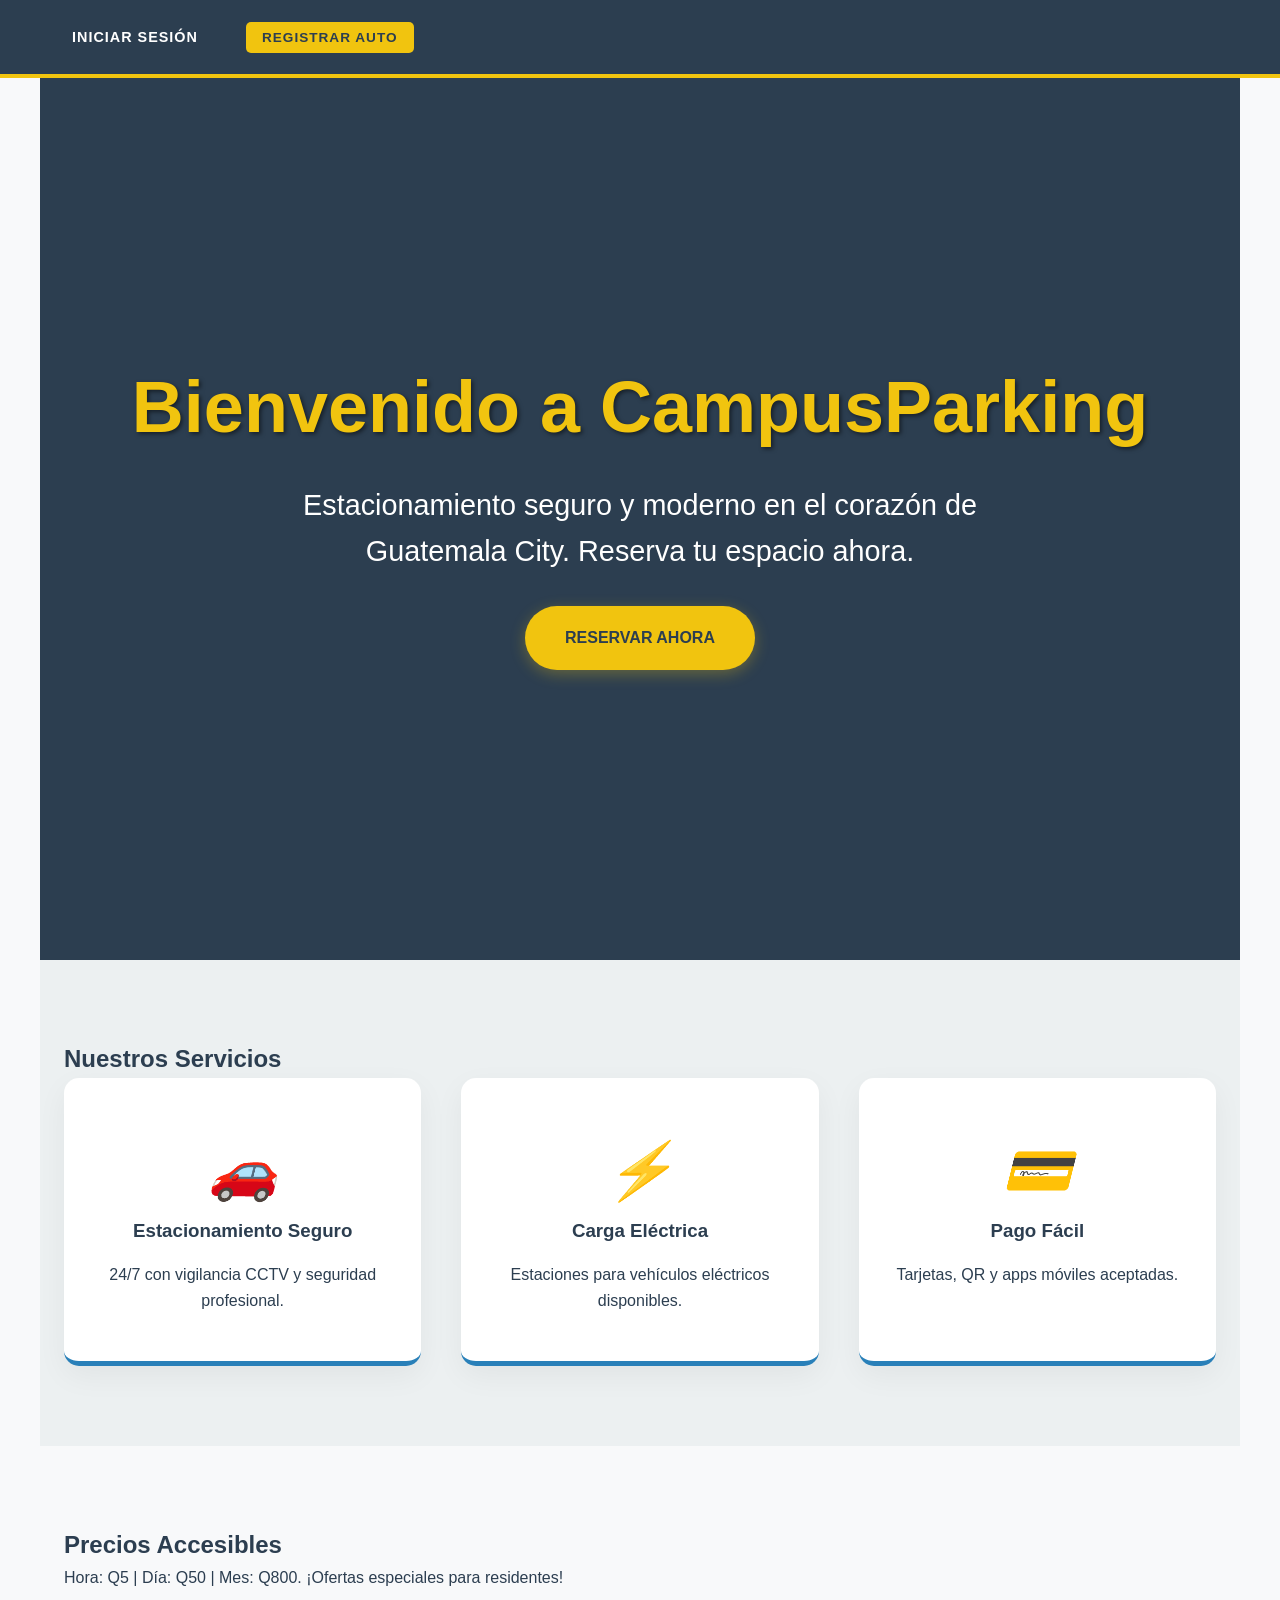
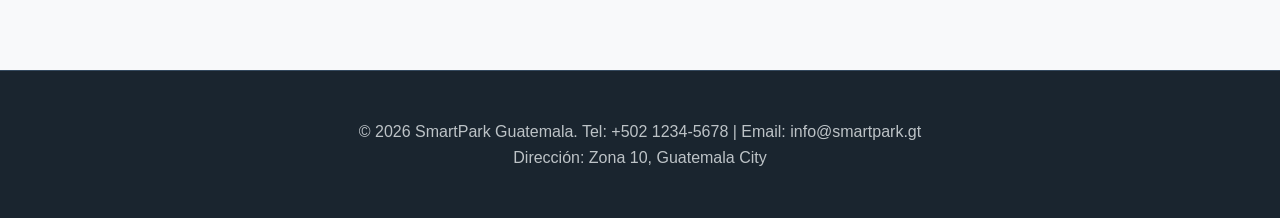
<file: Index.html>
<!DOCTYPE html>
<html lang="es">
<head>
    <meta charset="UTF-8">
    <meta name="viewport" content="width=device-width, initial-scale=1.0">
    <link rel="shortcut icon" href="Img/parkfavi.png" type="image/x-icon">
    <link rel="stylesheet" href="CSS/style.css">
    <title>CampusParking</title>
</head>
<body>
    <header>
        <header>
            <nav class="nav-container">
                <ul class="nav-user">
                    <li><a href="login.html" class="link-login">Iniciar Sesión</a></li>
                    <li><a href="registro.html" class="btn-small">Registrar Auto</a></li>
                </ul>
            </nav>
        </header>
    </header>

    <section id="inicio" class="hero">
        <h1>Bienvenido a CampusParking</h1>
        <p>Estacionamiento seguro y moderno en el corazón de Guatemala City. Reserva tu espacio ahora.</p>
        <a href="registro.html" class="btn">Reservar Ahora</a>
    </section>

    <section id="servicios" class="features">
        <h2>Nuestros Servicios</h2>
        <div class="features-grid">
            <div class="feature">
                <i>🚗</i>
                <h3>Estacionamiento Seguro</h3>
                <p>24/7 con vigilancia CCTV y seguridad profesional.</p>
            </div>
            <div class="feature">
                <i>⚡</i>
                <h3>Carga Eléctrica</h3>
                <p>Estaciones para vehículos eléctricos disponibles.</p>
            </div>
            <div class="feature">
                <i>💳</i>
                <h3>Pago Fácil</h3>
                <p>Tarjetas, QR y apps móviles aceptadas.</p>
            </div>
        </div>
    </section>

    <section id="precios">
        <h2>Precios Accesibles</h2>
        <p>Hora: Q5 | Día: Q50 | Mes: Q800. ¡Ofertas especiales para residentes!</p>
    </section>

    <footer id="contacto">
        <p>&copy; 2026 SmartPark Guatemala. Tel: +502 1234-5678 | Email: info@smartpark.gt</p>
        <p>Dirección: Zona 10, Guatemala City</p>
    </footer>
</body>    
</html>
</file>
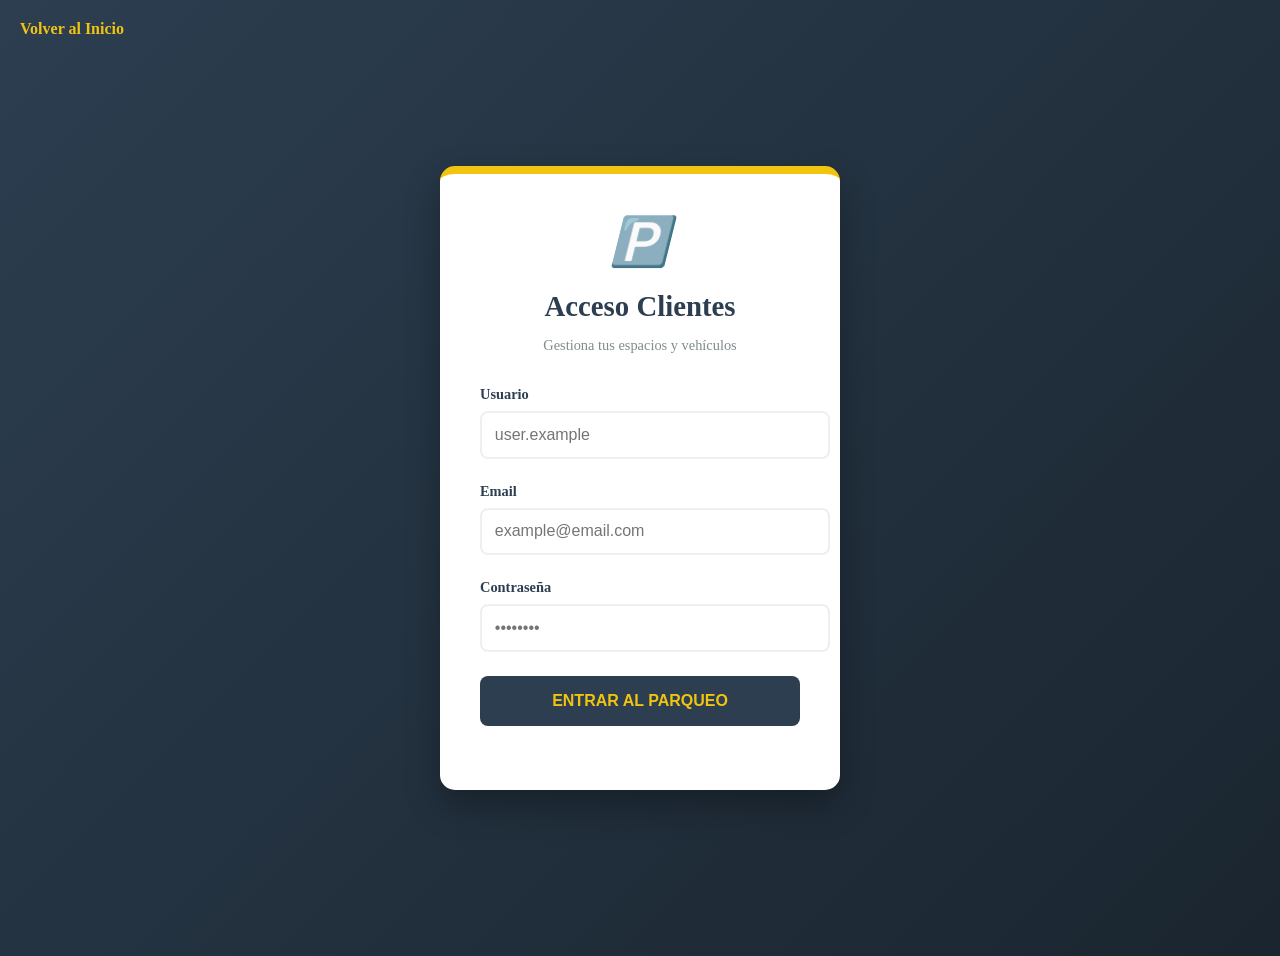
<file: login.html>
<!DOCTYPE html>
<html lang="es">
<head>
    <meta charset="UTF-8">
    <meta name="viewport" content="width=device-width, initial-scale=1.0">
    <link rel="shortcut icon" href="Img/parkfavi.png" type="image/x-icon">
    <link rel="stylesheet" href="CSS/login.css">
    <title>Login - CampusParking</title>
</head>
<body class="login-page">
    <div class="back-nav">
        <a href="Index.html"> Volver al Inicio</a>
    </div>

    <div class="login-container">
        <div class="login-box">
            <div class="login-header">
                <i>🅿️</i>
                <h1>Acceso Clientes</h1>
                <p>Gestiona tus espacios y vehículos</p>
            </div>
            
            <form action="#">
                <div class="input-group">
                    <label for="user">Usuario</label>
                    <input type="user" id="user" placeholder="user.example" required>
                </div>

                <div class="input-group">
                    <label for="email">Email</label>
                    <input type="email" id="email" placeholder="example@email.com" required>
                </div>
                

                <div class="input-group">
                    <label for="password">Contraseña</label>
                    <input type="password" id="password" placeholder="••••••••" required>
                </div>
                
                <div class="login-options">
               
                
                <button type="submit" class="btn-login">Entrar al Parqueo</button>
            </form>
            
        </div>
    </div>
    <script src="/script.js"></script>
</body>
</html>
</file>
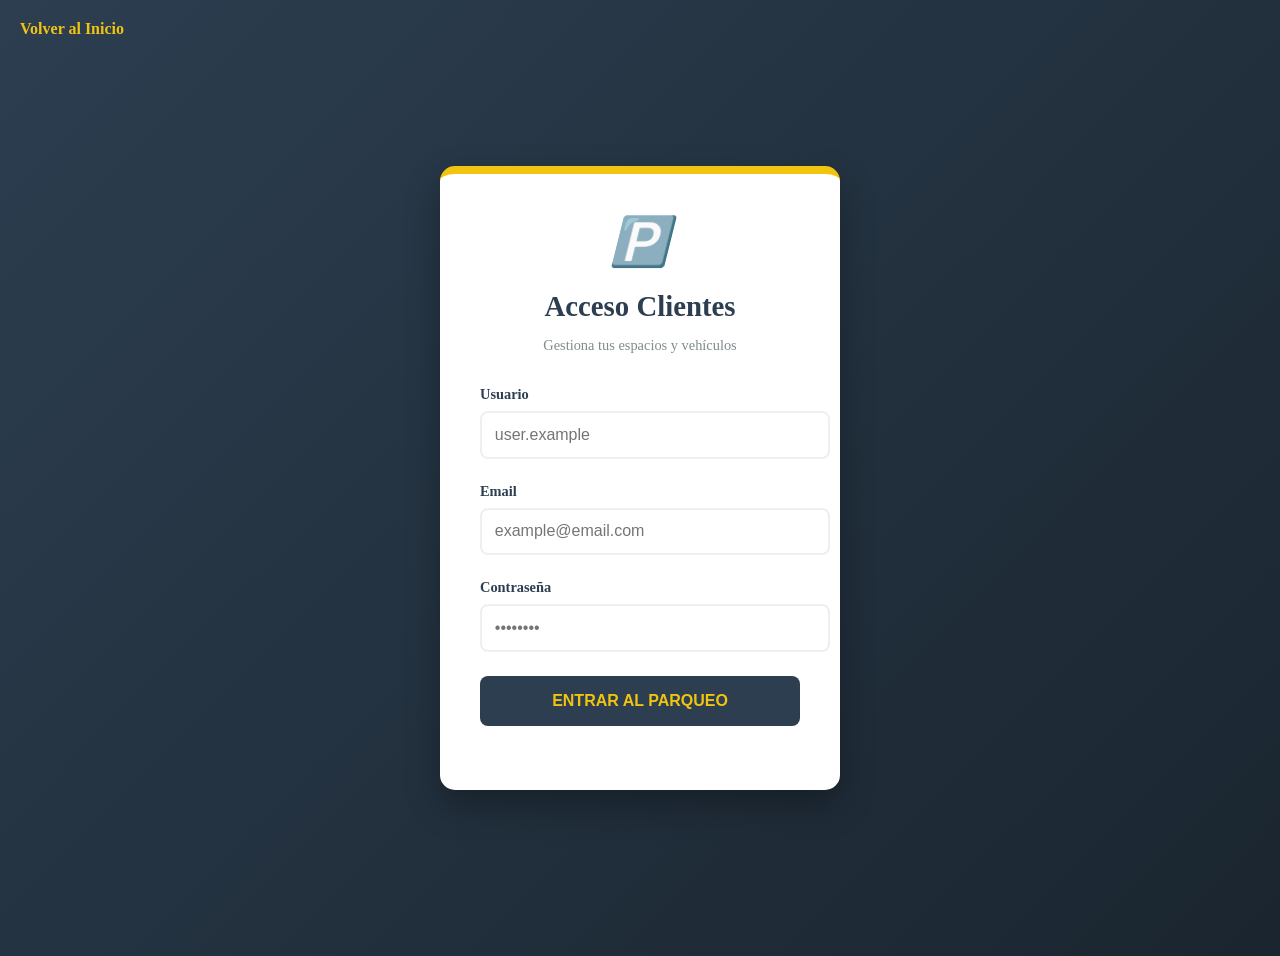
<file: registro.html>
<!DOCTYPE html>
<html lang="es-GT">
<head>
    <meta charset="UTF-8">
    <meta name="viewport" content="width=device-width, initial-scale=1.0">
    <link rel="stylesheet" href="CSS/registro.css">
    <link rel="shortcut icon" href="Img/parkfavi.png" type="image/x-icon">
    <title>Registrar Auto - CampusParking GT</title>
</head>
<body class="registro-page">
    <nav class="main-nav">
        <button><a href="Index.html">Inicio</a></button>
        <button onclick="mostrarFactura()">Factura</button>
        <button><a href="login.html">Cerrar Sesión</a></button>
    </nav>

    <div id="history-container" style="display: none; padding: 20px; background-color: #f9f9f9; border: 1px solid #ccc; margin: 20px;">
        <h3>Historial de Autos</h3>
        <ul id="history-list">
            
        </ul>
    </div>

    <main class="registro-container">
        <section class="form-section">
            <div class="registro-box">
                <h2>Registrar automovil</h2>
                <p>Ingresa los datos para asignar un espacio (Guatemala)</p>

                <form> 
                    <div class="input-group">
                        <label>Placa del Vehículo</label>
                        <input type="text" placeholder="P-123ABC" pattern="[P|M|C|A|U|O]-[0-9]{3}[A-Z]{3}" title="Formato GT: P-123ABC" required>
                    </div>
                    <div class="input-group">
                        <label>Marca / Modelo</label>
                        <input type="text" placeholder="Toyota Hilux / Honda Civic" required>
                    </div>
                    <div class="input-group">
                        <label>Tipo de Vehículo</label>
                        <select id="vehicle-type" required>
                            <option value="" disabled selected>Selecciona el tipo</option>
                            <option value="carro">Carro (Particular)</option>
                            <option value="comercial">Comercial / Panel</option>
                            <option value="moto">Motocicleta</option>
                        </select>
                    </div>
                    <div class="input-group">
                        <label>Fecha de Ingreso</label>
                        <input type="date" id="entry-date" required>
                    </div>
                    <div class="input-group" style="display:none;"> 
                        <label>Fecha</label>
                        <input type="date" id="entry-date">
                    </div>
                    <div class="input-group" style="display:none;">
                        <label>Hora de Entrada</label>
                        <input type="time" id="entry-time">
                    </div>
                    <div class="input-group">
                        <label>Espacio Seleccionado</label>
                        <input type="text" id="selected-slot" placeholder="Toca un espacio en el mapa" readonly>
                    </div>
                    <button type="submit" class="btn-login">Registrar</button>
                    
                </form>

            </div>
        </section>

        <section class="map-section">
            <h3>Mapa de Disponibilidad (Sectores A y B)</h3>
            <div class="parking-map">
                <div class="road">- - - - - - Sector A - - - - - -</div>
                <div class="slots-container">
                    <div class="slot" data-id="A1">A1</div>
                    <div class="slot" data-id="A2">A2</div>
                    <div class="slot" data-id="A3">A3</div>
                    <div class="slot" data-id="A4">A4</div>
                    <div class="slot" data-id="A5">A5</div>
                    <div class="slot" data-id="A6">A6</div>
                    <div class="slot" data-id="A7">A7</div>
                    <div class="slot" data-id="A8">A8</div>
                    <div class="slot" data-id="A9">A9</div>
                    <div class="slot" data-id="A10">A10</div>
                    <div class="slot" data-id="A11">A11</div>
                    <div class="slot" data-id="A12">A12</div>
                    <div class="slot" data-id="A13">A13</div>
                    <div class="slot" data-id="A14">A14</div>
                    <div class="slot" data-id="A15">A15</div>
                    <div class="slot" data-id="A16">A16</div>
                    <div class="slot" data-id="A17">A17</div>
                    <div class="slot" data-id="A18">A18</div>
                    <div class="slot" data-id="A19">A19</div>
                    <div class="slot" data-id="A20">A20</div>
                </div>

                <div class="road">- - - - - - Sector B - - - - - -
                </div>
                <div class="slots-container">
                    <div class="slot-moto" data-id="B1">B1</div>
                    <div class="slot-moto" data-id="B2">B2</div>
                    <div class="slot-moto" data-id="B3">B3</div>
                    <div class="slot-moto" data-id="B4">B4</div>
                    <div class="slot-moto" data-id="B5">B5</div>
                    <div class="slot-moto" data-id="B6">B6</div>
                    <div class="slot-moto" data-id="B7">B7</div>
                    <div class="slot-moto" data-id="B8">B8</div>
                    <div class="slot-moto" data-id="B9">B9</div>
                    <div class="slot-moto" data-id="B10">B10</div>
                </div>
            </div>
            <div class="map-legend">
                <span class="legend-item"><i class="box available"></i> Libre</span>
                <span class="legend-item"><i class="box occupied"></i> Ocupado</span>
            </div>
        </section>

        <section class="lista-section" style="margin-top: 30px; padding: 20px;">
            <h3>Vehículos en el Campus (Registros Actuales)</h3>
            <table class="vehicle-list">
                <thead>
                    <tr>
                        <th>Placa</th>
                        <th>Marca/Modelo</th>
                        <th>Tipo</th>
                        <th>Fecha de Ingreso</th>
                        <th>Hora de Entrada</th>
                        <th>Espacio Asignado</th>
                    </tr>
                </thead>
                <tbody id="vehicle-table-body">
                    
                </tbody>
            </table>
            <div id="factura-container" style="display: none; padding: 20px; background-color: #f9f9f9; border: 1px solid #ccc; margin: 20px;">
                <h3>Factura del Servicio</h3>
                <div id="factura-detalles">
                    <!-- Aquí se llenarán los detalles de la factura -->
                </div>
                <button onclick="cerrarFactura()" style="margin-top: 10px; padding: 10px; background-color: #e74c3c; color: #fff; border: none; border-radius: 5px; cursor: pointer;">Cerrar</button>
            </div>
        </section>
        <script src="./registro.js"></script>
    </main>
</body>
</html>
</file>
<file: CSS/style.css>
* { 
    margin: 0; 
    padding: 0; 
    box-sizing: border-box; 
}

body { 
    font-family: 'Segoe UI', Tahoma, Geneva, Verdana, sans-serif; 
    line-height: 1.6; 
    color: #2c3e50; 
    background-color: #f8f9fa;
    overflow-x: hidden; 
}


header { 
    background: #2c3e50; 
    color: #f1c40f; 
    padding: 1rem 0; 
    position: fixed; 
    width: 100%; 
    top: 0;
    z-index: 1000; 
    border-bottom: 4px solid #f1c40f; 
}

nav ul { 
    list-style: none; 
    display: flex; 
    justify-content: center; 
    flex-wrap: wrap; 
}

nav li { 
    margin: 0.5rem 1rem;
}
        
nav a { 
    color: #ffffff; 
    text-decoration: none; 
    font-weight: bold; 
    text-transform: uppercase;
    letter-spacing: 1px;
}

nav a:hover {
    color: #f1c40f;
}

.nav-container {
    max-width: 1200px;
    margin: 0 auto;
    display: flex;
    justify-content: space-between; 
    align-items: center;
    padding: 0 1rem;
}

.nav-links, .nav-user {
    list-style: none;
    display: flex;
    align-items: center;
}


.link-login {
    color: #ffffff;
    text-decoration: none;
    font-weight: bold;
    margin-right: 1rem;
    font-size: 0.9rem;
}

.link-login:hover {
    color: #f1c40f;
}

.btn-small {
    background: #f1c40f;
    color: #2c3e50;
    padding: 0.5rem 1rem;
    text-decoration: none;
    border-radius: 5px;
    font-weight: bold;
    font-size: 0.85rem;
    transition: background 0.3s;
    text-transform: uppercase;
}

.btn-small:hover {
    background: #ffffff;
}


@media (max-width: 768px) {
    .nav-container {
        flex-direction: column; 
        gap: 1rem;
    }
    
    .nav-links, .nav-user {
        padding: 0;
        margin: 0;
    }

    .nav-user {
        border-top: 1px solid rgba(255,255,255,0.1);
        padding-top: 1rem;
        width: 100%;
        justify-content: center;
    }
}

.hero { 
    background: linear-gradient(rgba(44, 62, 80, 0.8), rgba(44, 62, 80, 0.8)), 
                url('https://images.unsplash.com/photo-1506521781263-d8422e82f27a?auto=format&fit=crop&w=1200&q=80'); 
    background-color: #2c3e50;
    background-size: cover;
    background-position: center;
    min-height: 100vh; 
    display: flex; 
    flex-direction: column; 
    justify-content: center; 
    align-items: center; 
    text-align: center; 
    color: white; 
    padding: 2rem; 
    margin-top: 60px; 
}
        
.hero h1 { 
    font-size: clamp(2.5rem, 8vw, 4.5rem); 
    color: #f1c40f; 
    text-shadow: 2px 2px 4px rgba(0,0,0,0.5);
    margin-bottom: 1rem; 
}
        
.hero p { 
    font-size: clamp(1.1rem, 4vw, 1.8rem); 
    margin-bottom: 2rem; 
    max-width: 800px;
}


.btn { 
    background: #f1c40f; 
    color: #2c3e50; 
    padding: 1.2rem 2.5rem; 
    text-decoration: none; 
    border-radius: 50px; 
    font-weight: 800; 
    text-transform: uppercase;
    transition: all 0.3s ease; 
    box-shadow: 0 4px 15px rgba(241, 196, 15, 0.3);
}

.btn:hover { 
    background: #ffffff; 
    transform: translateY(-3px);
    box-shadow: 0 6px 20px rgba(0,0,0,0.2);
}

section { 
    padding: 5rem 1.5rem; 
    max-width: 1200px; 
    margin: 0 auto; 
}

.features { 
    background: #ecf0f1; 
    width: 100%;
}

.features-grid { 
    display: grid; 
    grid-template-columns: repeat(auto-fit, minmax(280px, 1fr)); 
    gap: 2.5rem; 
}

.feature { 
    text-align: center; 
    padding: 3rem 2rem; 
    background: #ffffff; 
    border-radius: 15px; 
    border-bottom: 5px solid #2980b9;
    box-shadow: 0 10px 30px rgba(0,0,0,0.05); 
}

.feature i { 
    font-size: 3.5rem; 
    color: #2980b9; 
    margin-bottom: 1.5rem; 
}

.feature h3 {
    margin-bottom: 1rem;
    color: #2c3e50;
}

footer { 
    background: #1a252f; 
    color: #bdc3c7; 
    text-align: center;  
    padding: 3rem; 
    border-top: 1px solid #34495e;
}


@media (max-width: 768px) {
    header {
        position: relative; 
    }

    .hero {
        margin-top: 0;
        padding: 60px 20px;
    }

    nav ul {
        flex-direction: column; 
    }

    nav li {
        margin: 0.8rem 0;
    }

    .btn {
        width: 100%;
        text-align: center;
    }
}
</file>
<file: CSS/login.css>
.login-page {
    background: linear-gradient(135deg, #2c3e50 0%, #1a252f 100%);
    min-height: 100vh;
    display: flex;
    justify-content: center;
    align-items: center;
    padding: 20px;
}

.back-nav {
    position: absolute;
    top: 20px;
    left: 20px;
}

.back-nav a {
    color: #f1c40f;
    text-decoration: none;
    font-weight: bold;
}

.login-container {
    width: 100%;
    max-width: 400px;
}

.login-box {
    background: #ffffff;
    padding: 2.5rem;
    border-radius: 15px;
    box-shadow: 0 15px 35px rgba(0,0,0,0.3);
    border-top: 8px solid #f1c40f; 
}

.login-header {
    text-align: center;
    margin-bottom: 2rem;
}

.login-header i {
    font-size: 3rem;
    display: block;
    margin-bottom: 1rem;
}

.login-header h1 {
    color: #2c3e50;
    font-size: 1.8rem;
    margin-bottom: 0.5rem;
}

.login-header p {
    color: #7f8c8d;
    font-size: 0.9rem;
}

.input-group {
    margin-bottom: 1.5rem;
}

.input-group label {
    display: block;
    font-weight: bold;
    margin-bottom: 0.5rem;
    color: #2c3e50;
    font-size: 0.9rem;
}

.input-group input {
    width: 100%;
    padding: 0.8rem;
    border: 2px solid #ecf0f1;
    border-radius: 8px;
    font-size: 1rem;
    transition: border-color 0.3s;
}

.input-group input:focus {
    outline: none;
    border-color: #f1c40f;
}

.login-options {
    display: flex;
    justify-content: space-between;
    align-items: center;
    font-size: 0.8rem;
    margin-bottom: 1.5rem;
}

.login-options a {
    color: #2980b9;
    text-decoration: none;
}

.btn-login {
    width: 100%;
    background: #2c3e50;
    color: #f1c40f;
    border: none;
    padding: 1rem;
    border-radius: 8px;
    font-weight: bold;
    font-size: 1rem;
    text-transform: uppercase;
    cursor: pointer;
    transition: all 0.3s;
}

.btn-login:hover {
    background: #1a252f;
    transform: translateY(-2px);
    box-shadow: 0 5px 15px rgba(0,0,0,0.2);
}

.login-footer {
    text-align: center;
    margin-top: 1.5rem;
    font-size: 0.9rem;
    border-top: 1px solid #ecf0f1;
    padding-top: 1.5rem;
}

.login-footer a {
    color: #2980b9;
    font-weight: bold;
    text-decoration: none;
}

@media (max-width: 480px) {
    .login-box {
        padding: 1.5rem;
    }
}
</file>
<file: CSS/registro.css>
* {
    margin: 0;
    padding: 0;
    box-sizing: border-box;
}

body {
    font-family: 'Segoe UI', Roboto, sans-serif;
    background-color: #ecf0f1; 
    color: #2c3e50;
    line-height: 1.6;
}

.main-nav {
    background-color: #0e232c; 
    color: #fff; 
    padding: 10px 20px;
    display: flex;
    justify-content: space-between;
    align-items: center;
}

.main-nav button {
    background: none;
    border: none;
    padding: 0;
    margin: 0;
}

button{
    background-color: #003f7f;
    display: inline-block;
    padding: 10px 15px;
    color: #f1c40f;
    text-decoration: none;
    font-weight: bold;
    border-radius: 5px;
    transition: background 0.3s, color 0.3s;
}

.main-nav a {
    background: #f1c40f;
    color: #dbcd48;
    padding: 0.5rem 1rem;
    text-decoration: none;
    border-radius: 5px;
    font-weight: bold;
    font-size: 0.85rem;
    transition: background 0.3s;
    text-transform: uppercase;
}

.main-nav a:hover {
    background: #ffffff;
}


.main-nav a:last-child {
    background: #f1c40f;
    color: #2c3e50;
    padding: 0.5rem 1rem;
    text-decoration: none;
    border-radius: 5px;
    font-weight: bold;
    font-size: 0.85rem;
    transition: background 0.3s;
    text-transform: uppercase;
}

.main-nav a:last-child:hover {
    background: #ffffff;
}

.back-nav {
    position: absolute;
    top: 20px;
    left: 20px;
}

.back-nav a {
    color: #f1c40f;
    text-decoration: none;
    font-weight: bold;
}

.back-nav a:hover {
    color: #f1c40f;
}

.registro-container {
    max-width: 1200px;
    margin: 20px auto;
    display: flex; 
    flex-direction: column; 
    gap: 30px;
    padding: 0 20px;
}

.registro-box {
    background: #fff;
    padding: 30px;
    border-radius: 12px;
    box-shadow: 0 10px 25px rgba(0,0,0,0.1);
    border-top: 6px solid #f1c40f;
}

.registro-box h2 {
    margin-bottom: 10px;
    font-size: 1.8rem;
}

.registro-box p {
    color: #7f8c8d;
    margin-bottom: 25px;
    font-size: 0.9rem;
}

.input-group {
    margin-bottom: 15px;
    display: flex;
    flex-direction: column;
}

.input-group label {
    font-size: 16px;
    font-weight: bold;
    color: #333;
    margin-bottom: 5px;
}

.input-group select {
    padding: 10px;
    font-size: 14px;
    border: 1px solid #ccc;
    border-radius: 5px;
    background-color: #f9f9f9;
    color: #333;
    outline: none;
    transition: border-color 0.3s ease;
}

.input-group select:focus {
    border-color: #007bff;
    background-color: #fff;
}

.input-group {
    margin-bottom: 20px;
}

.input-group label {
    display: block;
    font-weight: 600;
    margin-bottom: 8px;
    font-size: 0.85rem;
    text-transform: uppercase;
}

.input-group input {
    width: 100%;
    padding: 12px;
    border: 2px solid #bdc3c7;
    border-radius: 6px;
    font-size: 1rem;
    transition: all 0.3s;
}

.input-group input:focus {
    outline: none;
    border-color: #f1c40f;
    box-shadow: 0 0 8px rgba(241, 196, 15, 0.2);
}

.input-group input[readonly] {
    background-color: #f8f9fa;
    cursor: default;
}

form {
    display: flex;
    flex-wrap: wrap;
    gap: 10px; 
    justify-content: center; 
}

form button {
    flex: 1; 
    max-width: 150px; 
}

.lista-section h3 {
    font-size: 24px;
    font-weight: bold;
    color: #333; 
    text-align: center;
    margin-bottom: 20px;
}

.vehicle-list {
    width: 100%;
    border-collapse: collapse;
    margin: 0 auto; 
    font-size: 16px;
    text-align: left;
    background-color: #f9f9f9; 
    border: 1px solid #ddd; 
}

.vehicle-list thead {
    background-color: #333;
    color: #fff; 
}

.vehicle-list thead th {
    padding: 10px;
    text-align: center;
    font-weight: bold;
}

.vehicle-list tbody tr {
    border-bottom: 1px solid #ddd;
}

.vehicle-list tbody tr:nth-child(even) {
    background-color: #f2f2f2; 
}

.vehicle-list tbody tr:hover {
    background-color: #e6f7ff; 
}


.vehicle-list td, .vehicle-list th {
    padding: 10px;
    text-align: center;
}
.vehicle-list th button {
    background-color: #007BFF; 
    color: #fff; 
    border: none;
    padding: 5px 10px;
    font-size: 14px;
    border-radius: 5px;
    cursor: pointer;
    transition: background-color 0.3s, transform 0.2s;
    margin: 0 5px; 
}

.vehicle-list th button:hover {
    background-color: #0056b3; 
    transform: scale(1.05); 
}

.vehicle-list th button:active {
    background-color: #003f7f; 
    transform: scale(0.95); 
}

@media (max-width: 768px) {
    .vehicle-list {
        font-size: 14px;
    }

    .vehicle-list thead {
        font-size: 14px;
    }
}

.btn-edit, .btn-delete {
    padding: 5px 10px;
    font-size: 14px;
    border: none;
    border-radius: 3px;
    cursor: pointer;
}

.btn-edit {
    background-color: #007bff;
    color: #fff;
}

.btn-delete {
    background-color: #dc3545;
    color: #fff;
}

.slot.available, .slot-moto.available {
    background: rgba(46, 204, 113, 0.1);
    border-color: #2ecc71;
    color: #2ecc71;
}

.slot.occupied, .slot-moto.occupied {
    background: rgba(231, 76, 60, 0.1);
    border-color: #e74c3c;
    color: #e74c3c;
}

.btn-login {
    width: 100%;
    background: #2c3e50;
    color: #f1c40f;
    border: none;
    padding: 15px;
    border-radius: 6px;
    font-weight: bold;
    text-transform: uppercase;
    cursor: pointer;
    transition: background 0.3s;
    margin-top: 10px;
}

.btn-login:hover {
    background: #1a252f;
}


.map-section {
    background: #2c3e50; 
    padding: 40px;
    border-radius: 12px;
    color: #fff;
    box-shadow: 0 10px 25px rgba(0,0,0,0.2);
}

.map-section h3 {
    text-align: center;
    margin-bottom: 30px;
    letter-spacing: 2px;
    text-transform: uppercase;
}

.parking-map {
    position: relative;
    background: #34495e;
    padding: 20px;
    border-radius: 8px;
    border: 2px dashed #f1c40f;
}

.slot.selected, .slot-moto.selected {
    background-color: #ffca28 !important; 
    border: 2px solid black;
}

.slot.occupied, .slot-moto.occupied {
    background-color: #e53935 !important; 
    color: white;
    cursor: not-allowed;
    pointer-events: none; 
}

.tabla-registros {
    width: 100%;
    border-collapse: collapse;
    margin-top: 20px;
    background: white;
}
.tabla-registros th, .tabla-registros td {
    border: 1px solid #ddd;
    padding: 10px;
    text-align: left;
}
.tabla-registros th {
    background-color: #003554;
    color: white;
}

.road {
    height: 40px;
    margin: 20px 0;
    text-align: center;
    border-top: 2px dashed rgba(255, 255, 255, 0.3);
    border-bottom: 2px dashed rgba(255, 255, 255, 0.3);
    display: flex;
    align-items: center;
}

.slots-container {
    display: grid;
    grid-template-columns: repeat(5, 1fr);
    gap: 15px;
}

.slot {
    aspect-ratio: 1 / 1.2;
    border: 2px solid #fff;
    display: flex;
    align-items: center;
    justify-content: center;
    font-weight: bold;
    border-radius: 4px;
    cursor: pointer;
    transition: all 0.3s;
}

.slot{
    background: rgba(46, 204, 113, 0.1);
    border-color: #2ecc71;
    color: #2ecc71;
}
.slot-moto {
    aspect-ratio: 1 / 1.2;
    border: 2px solid #fff;
    display: flex;
    align-items: center;
    justify-content: center;
    font-weight: bold;
    border-radius: 4px;
    cursor: pointer;
    transition: all 0.3s;
}

.slot-moto{
    background: rgba(46, 204, 113, 0.1);
    border-color: #79ff44;
    color: #47f82f;
}



.map-legend {
    display: flex;
    justify-content: center;
    gap: 30px;
    margin-top: 30px;
}

.legend-item {
    display: flex;
    align-items: center;
    font-size: 0.9rem;
}

.box {
    width: 20px;
    height: 20px;
    margin-right: 10px;
    border-radius: 4px;
}

.box.available { background: #2ecc71; }
.box.occupied { background: #e74c3c; }

@media (max-width: 992px) {
    .registro-container {
        grid-template-columns: 1fr;
    }
    
    .map-section {
        order: -1; 
    }
}

@media (max-width: 600px) {
    .slots-container {
        grid-template-columns: repeat(2, 1fr);
    }
    
    .map-section {
        padding: 20px;
    }
}
</file>
